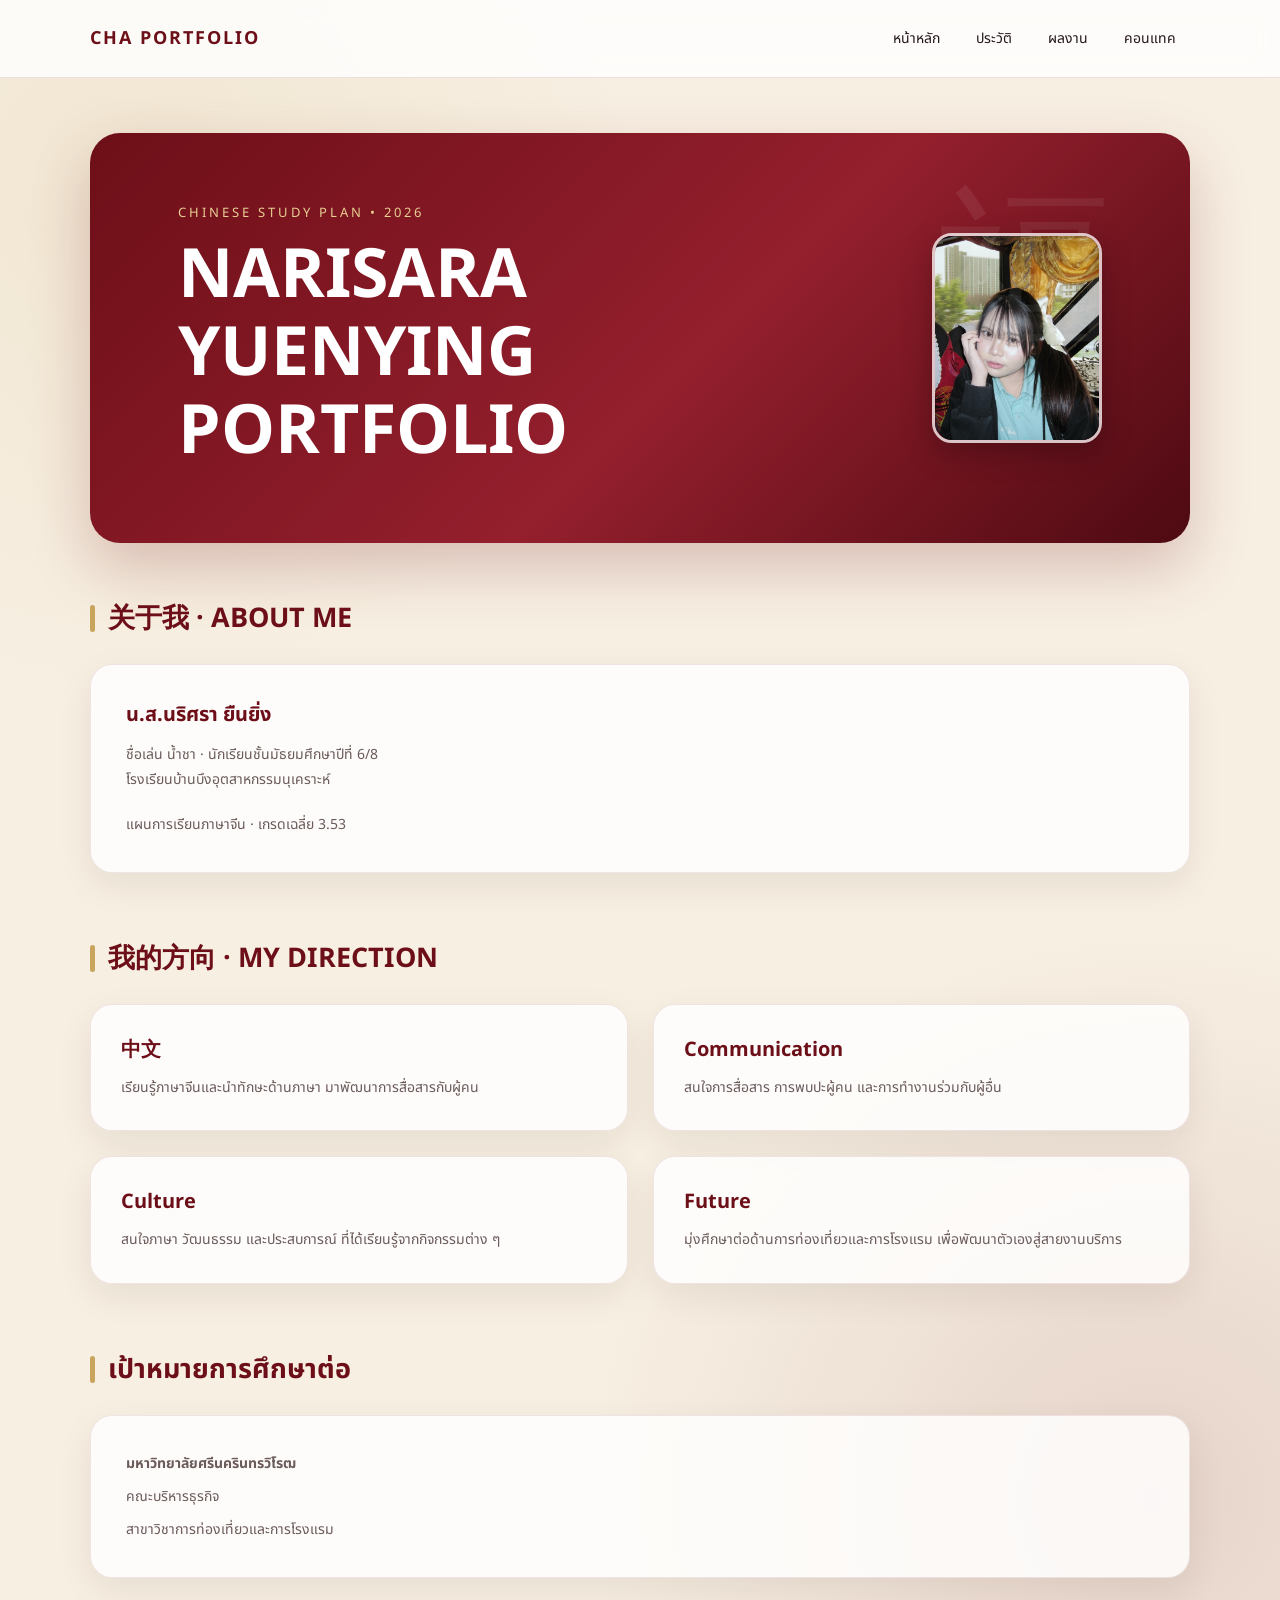
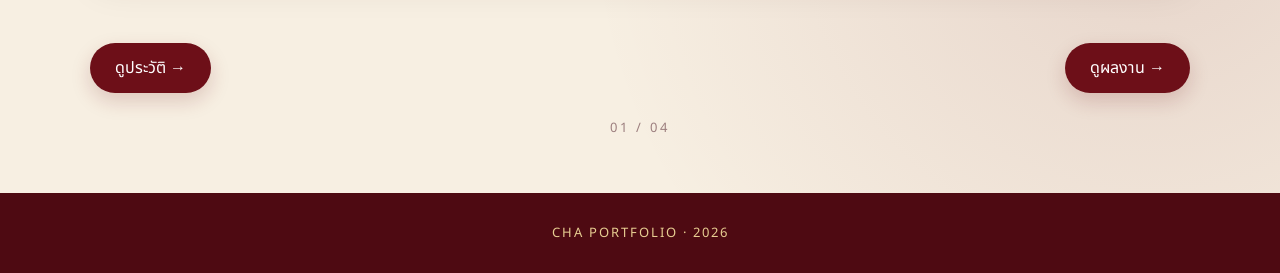
<file: index.html>
<!DOCTYPE html>
<html lang="th">
<head>
<meta charset="UTF-8">
<meta name="viewport" content="width=device-width, initial-scale=1.0">
<title>Cha Portfolio | หน้าหลัก</title>
<link rel="stylesheet" href="style.css">
</head>

<body>

<nav>
    <b>CHA PORTFOLIO</b>
    <div>
        <a href="index.html">หน้าหลัก</a>
        <a href="profile.html">ประวัติ</a>
        <a href="works.html">ผลงาน</a>
        <a href="contact.html">คอนแทค</a>
    </div>
</nav>

<main>

<section class="hero">

    <div style="
        display:flex;
        align-items:center;
        justify-content:space-between;
        gap:30px;
    ">

        <div style="flex:1;">

            <p>CHINESE STUDY PLAN • 2026</p>

            <h1>
               NARISARA YUENYING<br>
                PORTFOLIO
            </h1>

           

        </div>

        <img
            src="S__75784200.jpg"
            alt="รูปของน้ำชา"
            style="
                width:170px;
                height:210px;
                object-fit:cover;
                border-radius:20px;
                border:3px solid rgba(255,255,255,.75);
                box-shadow:0 10px 30px rgba(0,0,0,.25);
                flex-shrink:0;
            "
        >

    </div>

</section>


<section>
    <h2 class="title">关于我 · ABOUT ME</h2>

    <div class="card">
        <div style="padding:35px;">

            <h3 style="padding:0 0 12px;">
                น.ส.นริศรา ยืนยิ่ง
            </h3>

            <p style="padding:0 0 20px;">
                ชื่อเล่น น้ำชา · นักเรียนชั้นมัธยมศึกษาปีที่ 6/8
                <br>
                โรงเรียนบ้านบึงอุตสาหกรรมนุเคราะห์
            </p>

            <p style="padding:0;">
                แผนการเรียนภาษาจีน · เกรดเฉลี่ย 3.53
            </p>

        </div>
    </div>
</section>


<section>
    <h2 class="title">我的方向 · MY DIRECTION</h2>

    <div class="grid">

        <div class="card">
            <div style="padding:30px;">
                <h3 style="padding:0 0 10px;">中文</h3>
                <p style="padding:0;">
                    เรียนรู้ภาษาจีนและนำทักษะด้านภาษา
                    มาพัฒนาการสื่อสารกับผู้คน
                </p>
            </div>
        </div>

        <div class="card">
            <div style="padding:30px;">
                <h3 style="padding:0 0 10px;">Communication</h3>
                <p style="padding:0;">
                    สนใจการสื่อสาร การพบปะผู้คน
                    และการทำงานร่วมกับผู้อื่น
                </p>
            </div>
        </div>

        <div class="card">
            <div style="padding:30px;">
                <h3 style="padding:0 0 10px;">Culture</h3>
                <p style="padding:0;">
                    สนใจภาษา วัฒนธรรม และประสบการณ์
                    ที่ได้เรียนรู้จากกิจกรรมต่าง ๆ
                </p>
            </div>
        </div>

        <div class="card">
            <div style="padding:30px;">
                <h3 style="padding:0 0 10px;">Future</h3>
                <p style="padding:0;">
                    มุ่งศึกษาต่อด้านการท่องเที่ยวและการโรงแรม
                    เพื่อพัฒนาตัวเองสู่สายงานบริการ
                </p>
            </div>
        </div>

    </div>
</section>


<section>
    <h2 class="title">เป้าหมายการศึกษาต่อ</h2>

    <div class="card">
        <div style="padding:35px;">

            <p style="padding:0 0 8px;">
                <strong>มหาวิทยาลัยศรีนครินทรวิโรฒ</strong>
            </p>

            <p style="padding:0 0 8px;">
                คณะบริหารธุรกิจ
            </p>

            <p style="padding:0;">
                สาขาวิชาการท่องเที่ยวและการโรงแรม
            </p>

        </div>
    </div>
</section>


<div class="buttons">
    <a href="profile.html">ดูประวัติ →</a>
    <a href="works.html">ดูผลงาน →</a>
</div>

<p class="page">01 / 04</p>

</main>

<footer>
    CHA PORTFOLIO · 2026
</footer>

</body>
</html>
</file>
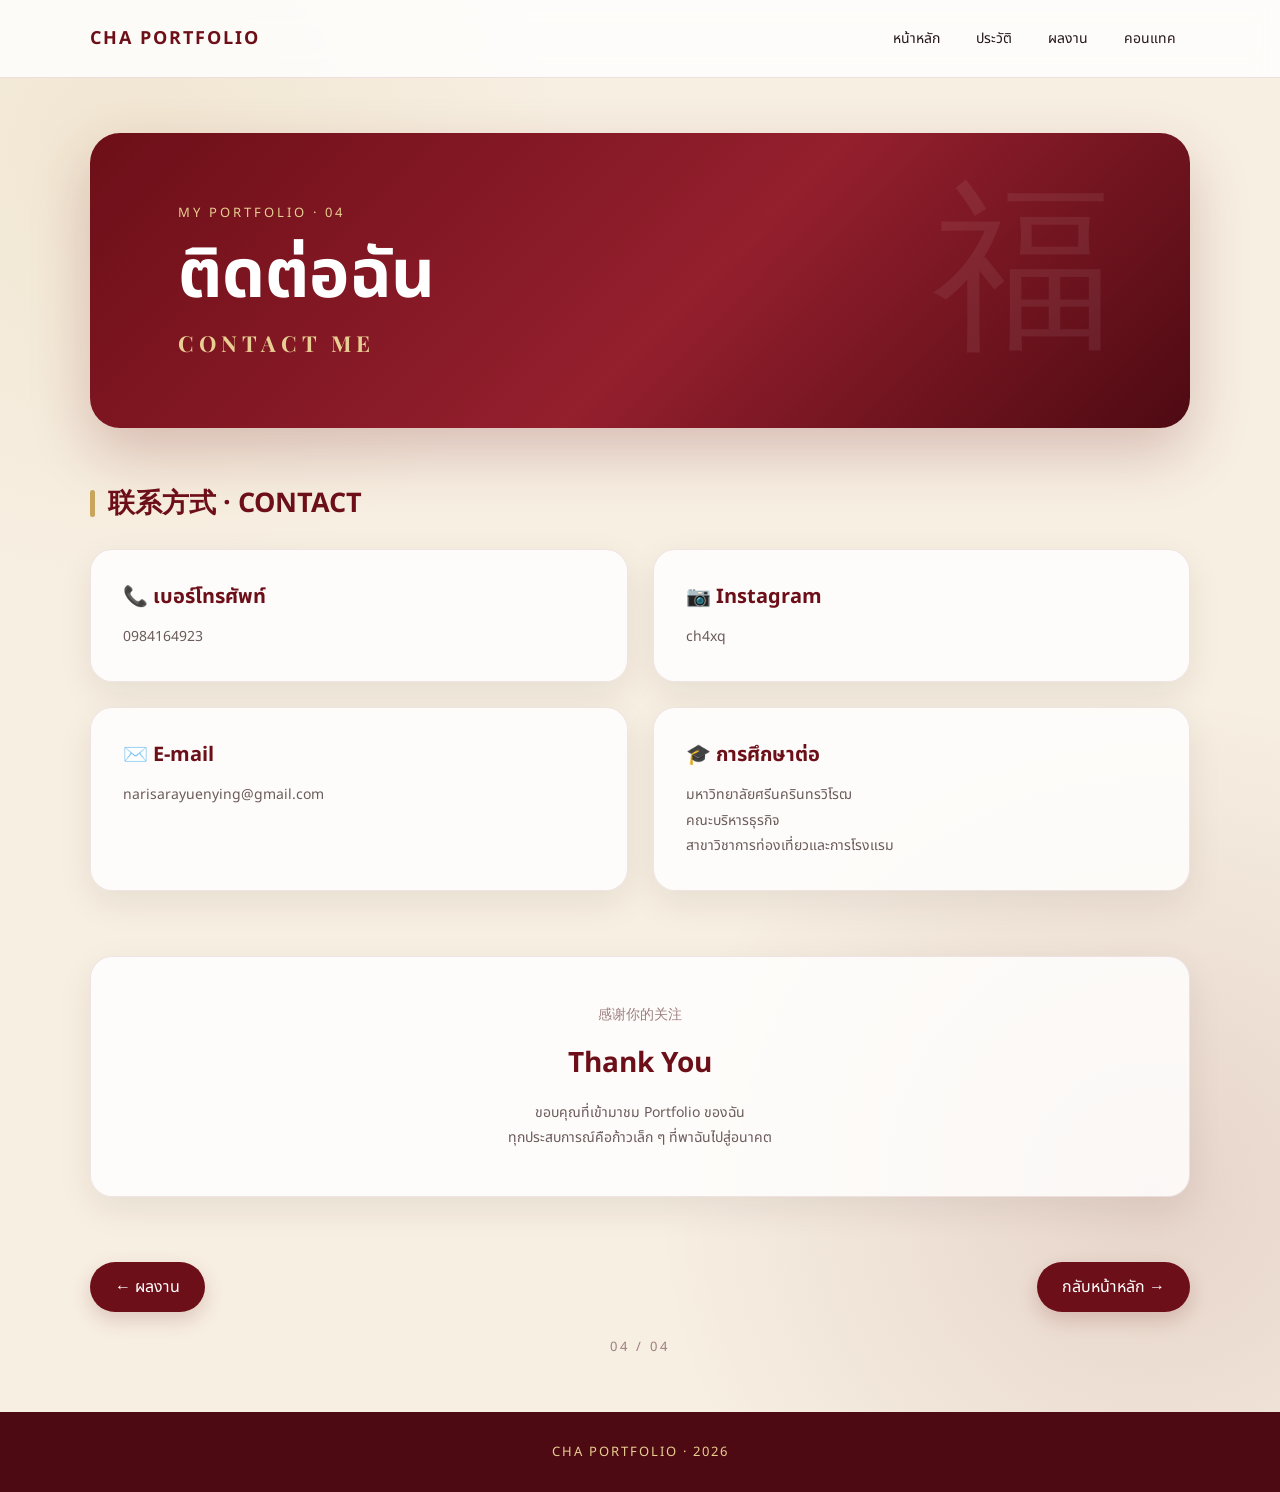
<file: contact.html>
<!DOCTYPE html>
<html lang="th">
<head>
<meta charset="UTF-8">
<meta name="viewport" content="width=device-width, initial-scale=1.0">
<title>ติดต่อ | Cha Portfolio</title>
<link rel="stylesheet" href="style.css">
</head>

<body>

<nav>
    <b>CHA PORTFOLIO</b>
    <div>
        <a href="index.html">หน้าหลัก</a>
        <a href="profile.html">ประวัติ</a>
        <a href="works.html">ผลงาน</a>
        <a href="contact.html">คอนแทค</a>
    </div>
</nav>

<main>

<section class="hero">
    <p>MY PORTFOLIO · 04</p>
    <h1>ติดต่อฉัน</h1>
    <h2>CONTACT ME</h2>
</section>

<section>
    <h2 class="title">联系方式 · CONTACT</h2>

    <div class="grid">

        <div class="card">
            <div style="padding:32px;">
                <h3 style="padding:0 0 12px;">📞 เบอร์โทรศัพท์</h3>
                <p style="padding:0;">
                    0984164923
                </p>
            </div>
        </div>

        <div class="card">
            <div style="padding:32px;">
                <h3 style="padding:0 0 12px;">📷 Instagram</h3>
                <p style="padding:0;">
                    ch4xq
                </p>
            </div>
        </div>

        <div class="card">
            <div style="padding:32px;">
                <h3 style="padding:0 0 12px;">✉️ E-mail</h3>
                <p style="padding:0;">
                    narisarayuenying@gmail.com
                </p>
            </div>
        </div>

        <div class="card">
            <div style="padding:32px;">
                <h3 style="padding:0 0 12px;">🎓 การศึกษาต่อ</h3>
                <p style="padding:0;">
                    มหาวิทยาลัยศรีนครินทรวิโรฒ
                    <br>
                    คณะบริหารธุรกิจ
                    <br>
                    สาขาวิชาการท่องเที่ยวและการโรงแรม
                </p>
            </div>
        </div>

    </div>
</section>

<section>
    <div class="card">
        <div style="padding:45px; text-align:center;">

            <p style="padding:0 0 15px; color:#9c7e7e;">
                感谢你的关注
            </p>

            <h3 style="font-size:28px; padding:0 0 15px;">
                Thank You
            </h3>

            <p style="padding:0;">
                ขอบคุณที่เข้ามาชม Portfolio ของฉัน
                <br>
                ทุกประสบการณ์คือก้าวเล็ก ๆ
                ที่พาฉันไปสู่อนาคต
            </p>

        </div>
    </div>
</section>

<div class="buttons">
    <a href="works.html">← ผลงาน</a>
    <a href="index.html">กลับหน้าหลัก →</a>
</div>

<p class="page">04 / 04</p>

</main>

<footer>
    CHA PORTFOLIO · 2026
</footer>

</body>
</html>
</file>
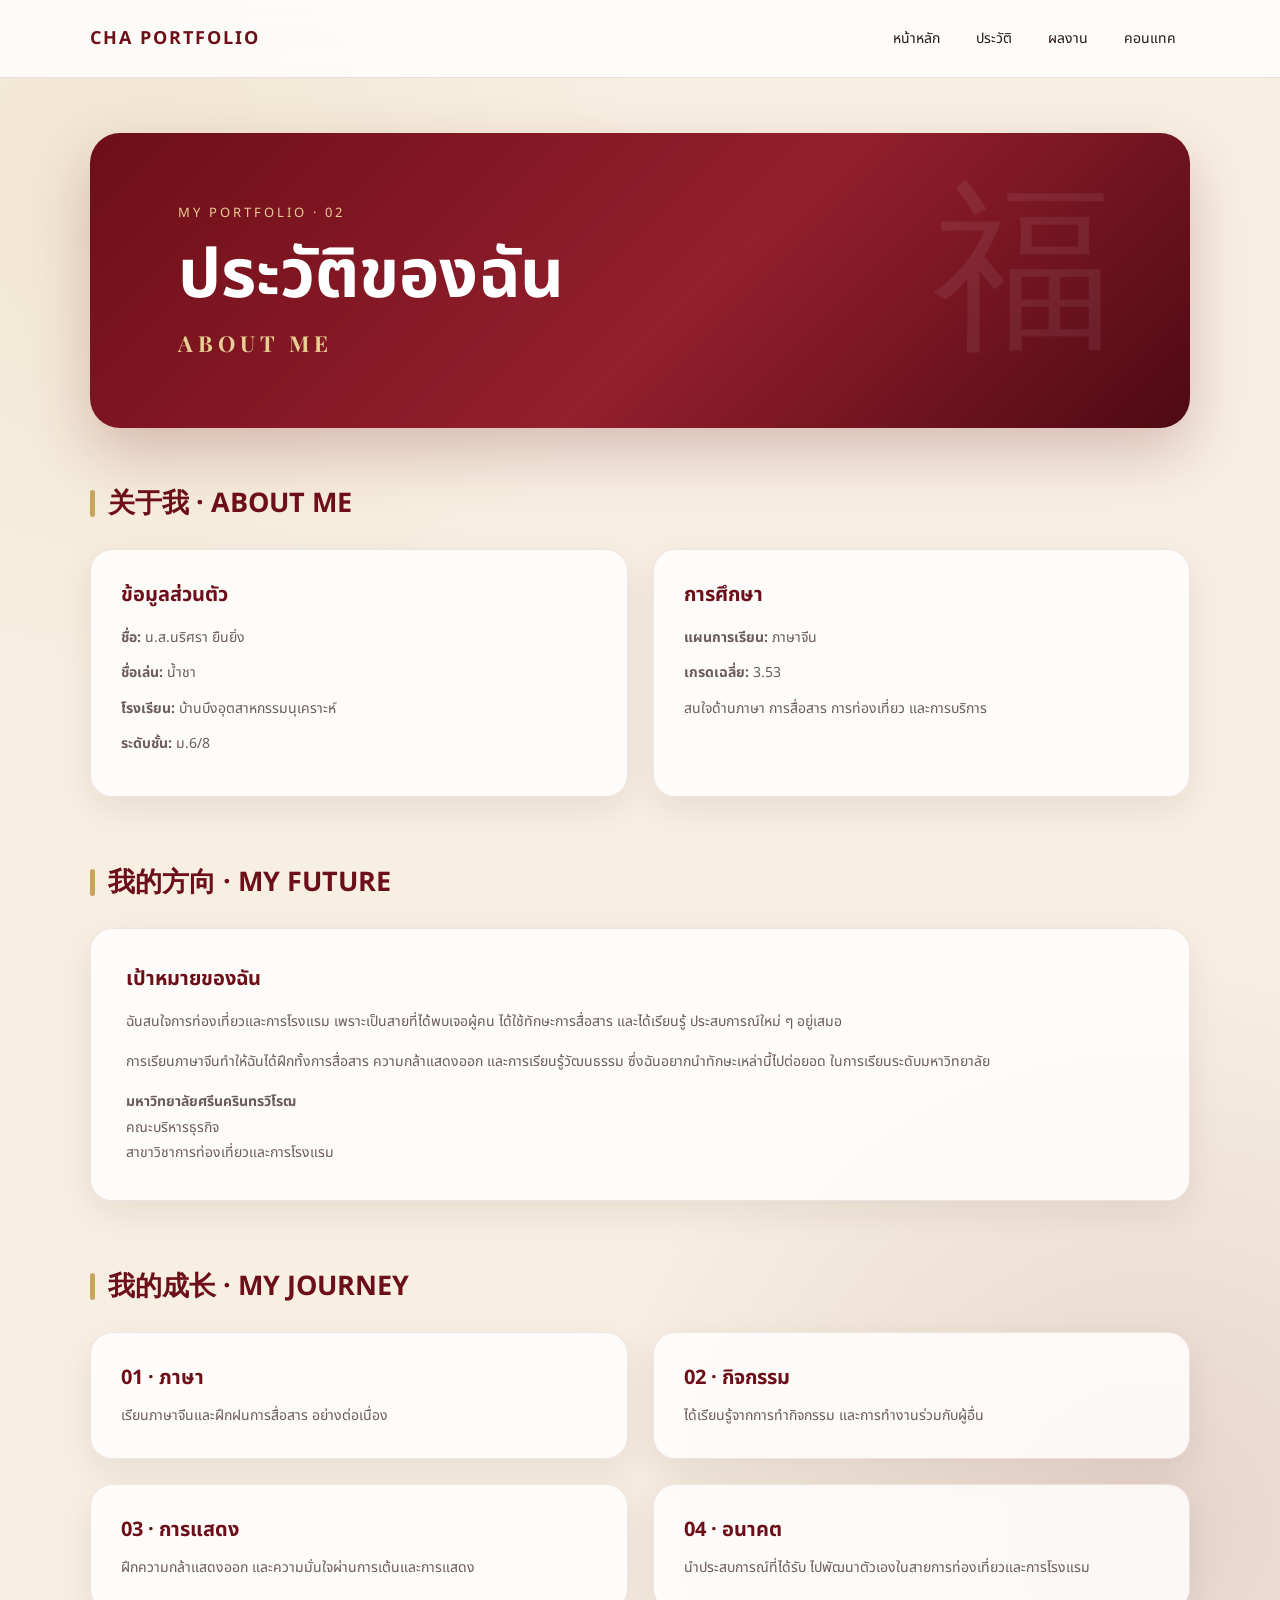
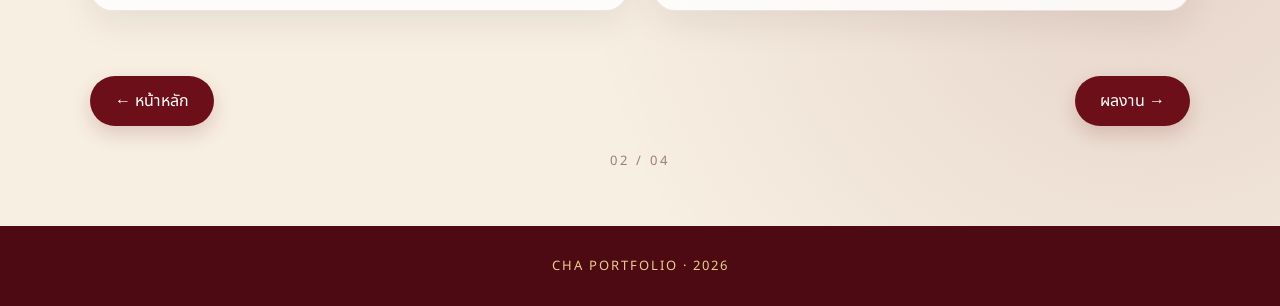
<file: profile.html>
<!DOCTYPE html>
<html lang="th">
<head>
<meta charset="UTF-8">
<meta name="viewport" content="width=device-width, initial-scale=1.0">
<title>ประวัติ | Cha Portfolio</title>
<link rel="stylesheet" href="style.css">
</head>

<body>

<nav>
    <b>CHA PORTFOLIO</b>
    <div>
        <a href="index.html">หน้าหลัก</a>
        <a href="profile.html">ประวัติ</a>
        <a href="works.html">ผลงาน</a>
        <a href="contact.html">คอนแทค</a>
    </div>
</nav>

<main>

<section class="hero">
    <p>MY PORTFOLIO · 02</p>
    <h1>ประวัติของฉัน</h1>
    <h2>ABOUT ME</h2>
</section>

<section>
    <h2 class="title">关于我 · ABOUT ME</h2>

    <div class="grid">

        <div class="card">
            <div style="padding:30px;">
                <h3 style="padding:0 0 15px;">ข้อมูลส่วนตัว</h3>

                <p style="padding:0 0 10px;">
                    <strong>ชื่อ:</strong> น.ส.นริศรา ยืนยิ่ง
                </p>

                <p style="padding:0 0 10px;">
                    <strong>ชื่อเล่น:</strong> น้ำชา
                </p>

                <p style="padding:0 0 10px;">
                    <strong>โรงเรียน:</strong>
                    บ้านบึงอุตสาหกรรมนุเคราะห์
                </p>

                <p style="padding:0 0 10px;">
                    <strong>ระดับชั้น:</strong> ม.6/8
                </p>
            </div>
        </div>

        <div class="card">
            <div style="padding:30px;">
                <h3 style="padding:0 0 15px;">การศึกษา</h3>

                <p style="padding:0 0 10px;">
                    <strong>แผนการเรียน:</strong> ภาษาจีน
                </p>

                <p style="padding:0 0 10px;">
                    <strong>เกรดเฉลี่ย:</strong> 3.53
                </p>

                <p style="padding:0;">
                    สนใจด้านภาษา การสื่อสาร การท่องเที่ยว
                    และการบริการ
                </p>
            </div>
        </div>

    </div>
</section>

<section>
    <h2 class="title">我的方向 · MY FUTURE</h2>

    <div class="card">
        <div style="padding:35px;">

            <h3 style="padding:0 0 15px;">
                เป้าหมายของฉัน
            </h3>

            <p style="padding:0 0 15px;">
                ฉันสนใจการท่องเที่ยวและการโรงแรม
                เพราะเป็นสายที่ได้พบเจอผู้คน
                ได้ใช้ทักษะการสื่อสาร และได้เรียนรู้
                ประสบการณ์ใหม่ ๆ อยู่เสมอ
            </p>

            <p style="padding:0 0 15px;">
                การเรียนภาษาจีนทำให้ฉันได้ฝึกทั้งการสื่อสาร
                ความกล้าแสดงออก และการเรียนรู้วัฒนธรรม
                ซึ่งฉันอยากนำทักษะเหล่านี้ไปต่อยอด
                ในการเรียนระดับมหาวิทยาลัย
            </p>

            <p style="padding:0;">
                <strong>มหาวิทยาลัยศรีนครินทรวิโรฒ</strong>
                <br>
                คณะบริหารธุรกิจ
                <br>
                สาขาวิชาการท่องเที่ยวและการโรงแรม
            </p>

        </div>
    </div>
</section>

<section>
    <h2 class="title">我的成长 · MY JOURNEY</h2>

    <div class="grid">

        <div class="card">
            <div style="padding:30px;">
                <h3 style="padding:0 0 10px;">01 · ภาษา</h3>
                <p style="padding:0;">
                    เรียนภาษาจีนและฝึกฝนการสื่อสาร
                    อย่างต่อเนื่อง
                </p>
            </div>
        </div>

        <div class="card">
            <div style="padding:30px;">
                <h3 style="padding:0 0 10px;">02 · กิจกรรม</h3>
                <p style="padding:0;">
                    ได้เรียนรู้จากการทำกิจกรรม
                    และการทำงานร่วมกับผู้อื่น
                </p>
            </div>
        </div>

        <div class="card">
            <div style="padding:30px;">
                <h3 style="padding:0 0 10px;">03 · การแสดง</h3>
                <p style="padding:0;">
                    ฝึกความกล้าแสดงออก
                    และความมั่นใจผ่านการเต้นและการแสดง
                </p>
            </div>
        </div>

        <div class="card">
            <div style="padding:30px;">
                <h3 style="padding:0 0 10px;">04 · อนาคต</h3>
                <p style="padding:0;">
                    นำประสบการณ์ที่ได้รับ
                    ไปพัฒนาตัวเองในสายการท่องเที่ยวและการโรงแรม
                </p>
            </div>
        </div>

    </div>
</section>

<div class="buttons">
    <a href="index.html">← หน้าหลัก</a>
    <a href="works.html">ผลงาน →</a>
</div>

<p class="page">02 / 04</p>

</main>

<footer>
    CHA PORTFOLIO · 2026
</footer>

</body>
</html>
</file>
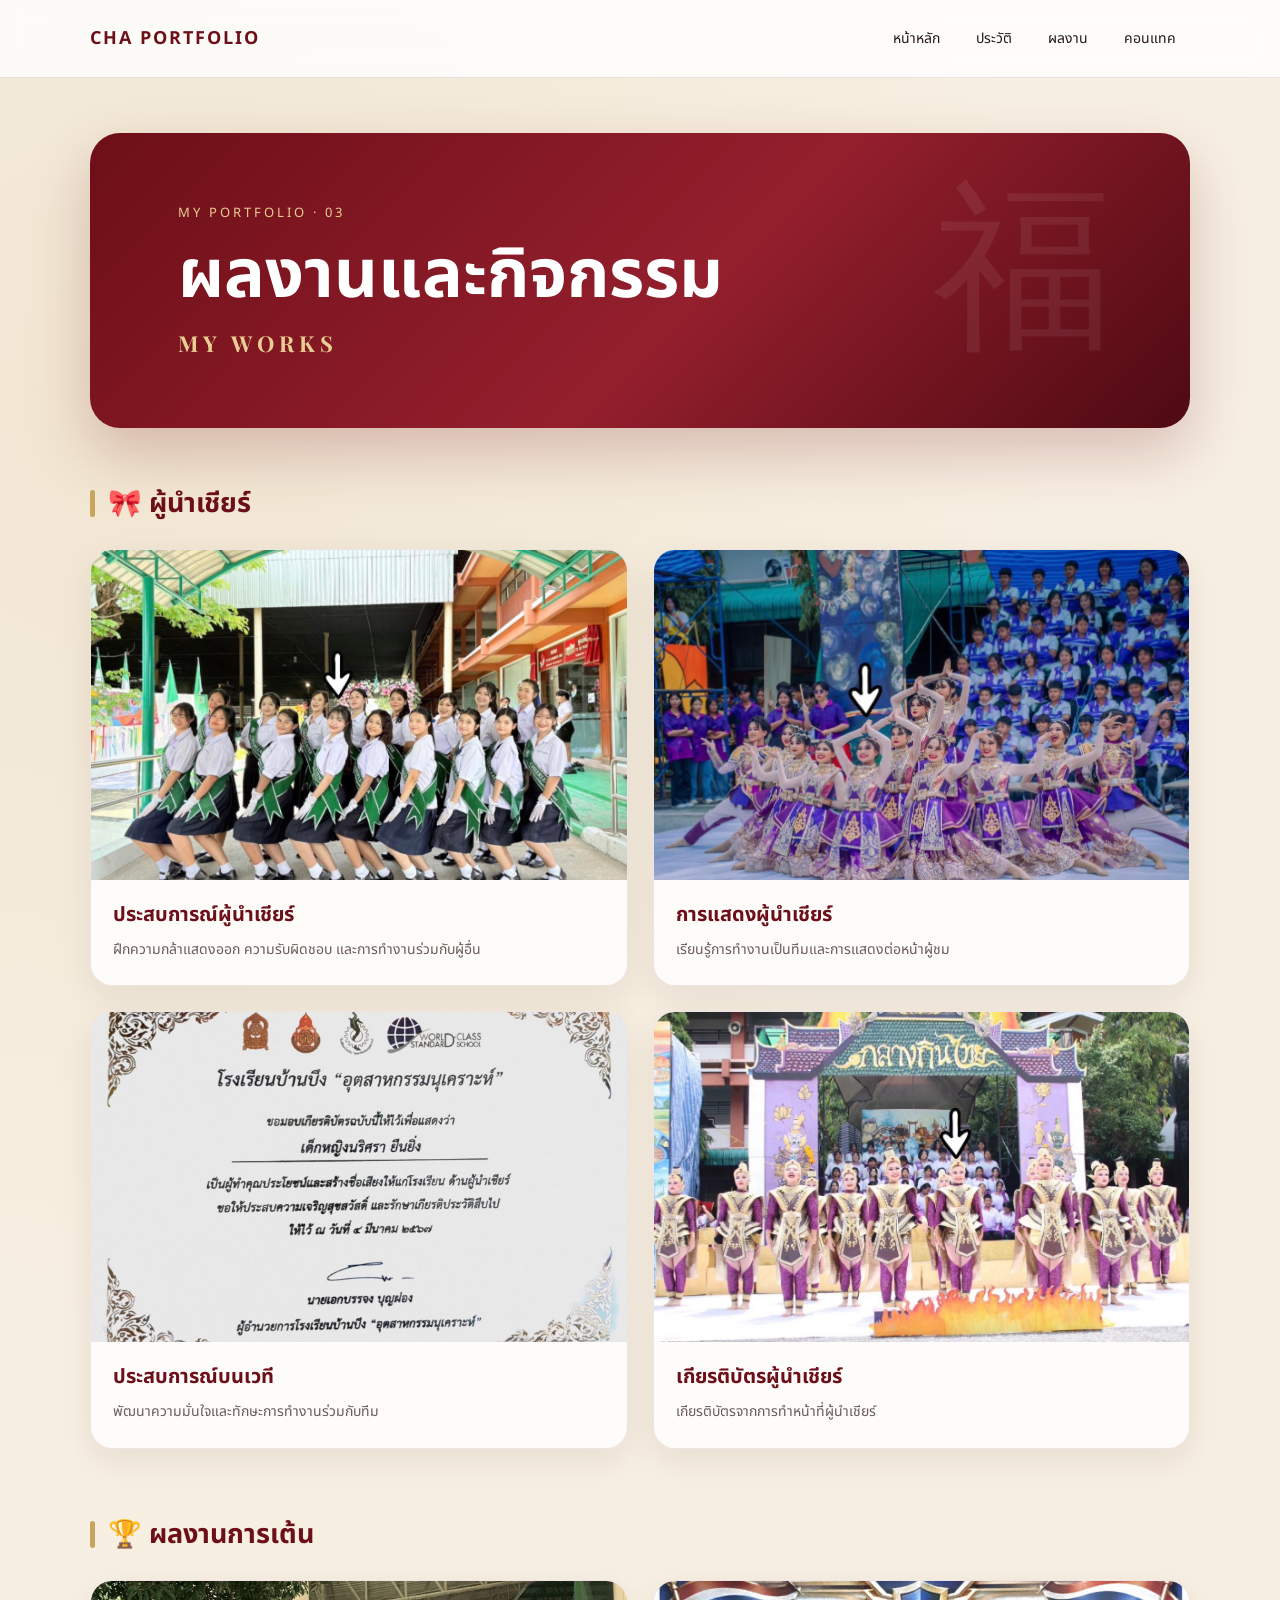
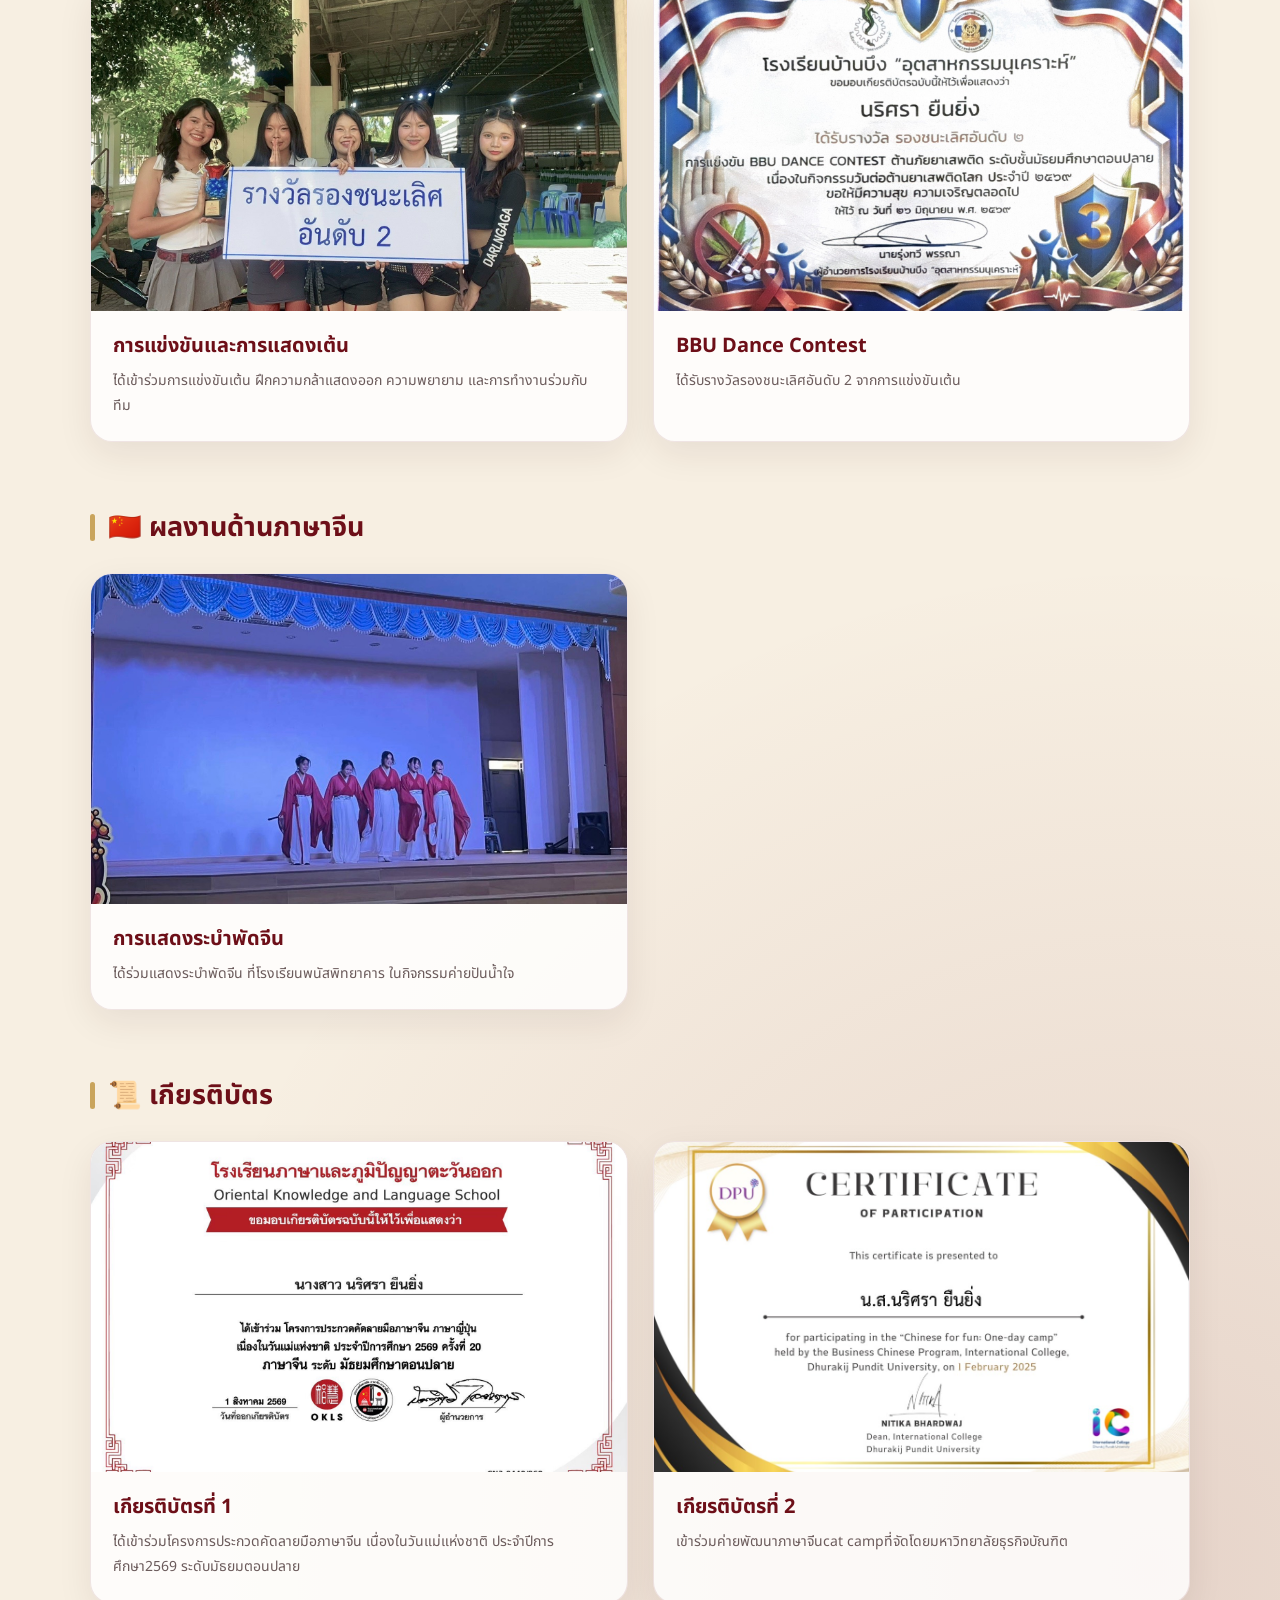
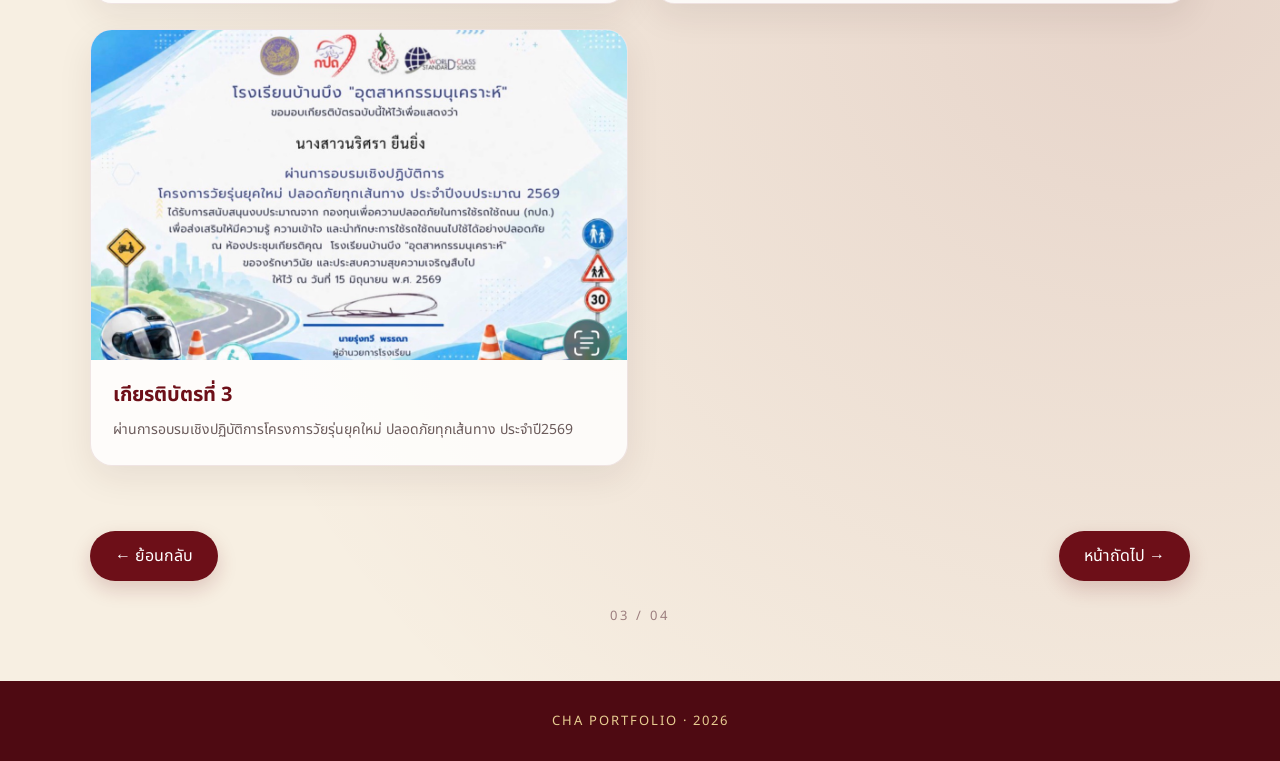
<file: works.html>
<!DOCTYPE html>
<html lang="th">
<head>
<meta charset="UTF-8">
<meta name="viewport" content="width=device-width, initial-scale=1.0">
<title>ผลงาน | Cha Portfolio</title>
<link rel="stylesheet" href="style.css">
</head>

<body>

<nav>
    <b>CHA PORTFOLIO</b>
    <div>
        <a href="index.html">หน้าหลัก</a>
        <a href="profile.html">ประวัติ</a>
        <a href="works.html">ผลงาน</a>
        <a href="contact.html">คอนแทค</a>
    </div>
</nav>

<main>

<section class="hero">
    <p>MY PORTFOLIO · 03</p>
    <h1>ผลงานและกิจกรรม</h1>
    <h2>MY WORKS</h2>
</section>


<!-- ผู้นำเชียร์ -->
<section>
<h2 class="title">🎀 ผู้นำเชียร์</h2>

<div class="grid">

<div class="card">
<img src="./cheerleader-group.jpg" alt="ประสบการณ์ผู้นำเชียร์">
<h3>ประสบการณ์ผู้นำเชียร์</h3>
<p>ฝึกความกล้าแสดงออก ความรับผิดชอบ และการทำงานร่วมกับผู้อื่น</p>
</div>

<div class="card">
<img src="./cheerleader-performance.jpg" alt="การแสดงผู้นำเชียร์">
<h3>การแสดงผู้นำเชียร์</h3>
<p>เรียนรู้การทำงานเป็นทีมและการแสดงต่อหน้าผู้ชม</p>
</div>

<div class="card">
<img src="./cheerleader-stage.jpg" alt="ประสบการณ์บนเวที">
<h3>ประสบการณ์บนเวที</h3>
<p>พัฒนาความมั่นใจและทักษะการทำงานร่วมกับทีม</p>
</div>

<div class="card">
<img src="./cheerleader-certificate.jpg" alt="เกียรติบัตรผู้นำเชียร์">
<h3>เกียรติบัตรผู้นำเชียร์</h3>
<p>เกียรติบัตรจากการทำหน้าที่ผู้นำเชียร์</p>
</div>

</div>
</section>


<!-- ผลงานการเต้น -->
<section>
<h2 class="title">🏆 ผลงานการเต้น</h2>

<div class="grid">

<div class="card">
<img src="S__75776022.jpg" alt="รูปการแข่งขันเต้น">
<h3>การแข่งขันและการแสดงเต้น</h3>
<p>
ได้เข้าร่วมการแข่งขันเต้น
ฝึกความกล้าแสดงออก ความพยายาม
และการทำงานร่วมกับทีม
</p>
</div>

<div class="card">
<img src="S__75776021.jpg" alt="เกียรติบัตรการแข่งขันเต้น">
<h3>BBU Dance Contest</h3>
<p>
ได้รับรางวัลรองชนะเลิศอันดับ 2
จากการแข่งขันเต้น
</p>
</div>

</div>
</section>


<!-- ผลงานด้านภาษาจีน -->
<section>
<h2 class="title">🇨🇳 ผลงานด้านภาษาจีน</h2>

<div class="grid">

<div class="card">
<img src="S__75956261.jpg" alt="การแสดงระบำพัดจีน">
<h3>การแสดงระบำพัดจีน</h3>
<p>
ได้ร่วมแสดงระบำพัดจีน
ที่โรงเรียนพนัสพิทยาคาร
ในกิจกรรมค่ายปันน้ำใจ
</p>
</div>

</div>
</section>


<!-- เกียรติบัตร -->
<section>
<h2 class="title">📜 เกียรติบัตร</h2>

<div class="grid">

<div class="card">
<img src="S__75776020.jpg" alt="เกียรติบัตรที่ 1">
<h3>เกียรติบัตรที่ 1</h3>
<p>ได้เข้าร่วมโครงการประกวดคัดลายมือภาษาจีน เนื่องในวันแม่แห่งชาติ ประจำปีการศึกษา2569 ระดับมัธยมตอนปลาย</p>
</div>

<div class="card">
<img src="S__75956234.jpg" alt="เกียรติบัตรที่ 2">
<h3>เกียรติบัตรที่ 2</h3>
<p>เข้าร่วมค่ายพัฒนาภาษาจีนcat campที่จัดโดยมหาวิทยาลัยธุรกิจบัณฑิต</p>
</div>

<div class="card">
<img src="S__75956260.jpg" alt="เกียรติบัตรที่ 3">
<h3>เกียรติบัตรที่ 3</h3>
<p>ผ่านการอบรมเชิงปฏิบัติการโครงการวัยรุ่นยุคใหม่ ปลอดภัยทุกเส้นทาง ประจำปี2569</p>
</div>

</div>
</section>


<div class="buttons">
<a href="profile.html">← ย้อนกลับ</a>
<a href="contact.html">หน้าถัดไป →</a>
</div>

<p class="page">03 / 04</p>

</main>

<footer>
CHA PORTFOLIO · 2026
</footer>

</body>
</html>
</file>
<file: style.css>
@import url('https://fonts.googleapis.com/css2?family=Noto+Sans+Thai:wght@300;400;500;600;700;800&family=Playfair+Display:wght@500;600;700&display=swap');

* {
    box-sizing: border-box;
    margin: 0;
    padding: 0;
}

body {
    font-family: 'Noto Sans Thai', sans-serif;
    background:
        radial-gradient(circle at 10% 10%, rgba(201,164,92,.12), transparent 25%),
        radial-gradient(circle at 90% 80%, rgba(109,15,24,.12), transparent 30%),
        #f7efe2;
    color: #241719;
    min-height: 100vh;
}

/* NAVIGATION */
nav {
    width: 100%;
    padding: 20px 7%;
    display: flex;
    justify-content: space-between;
    align-items: center;
    background: rgba(255,255,255,.82);
    backdrop-filter: blur(12px);
    border-bottom: 1px solid rgba(109,15,24,.12);
    position: sticky;
    top: 0;
    z-index: 10;
}

nav b {
    color: #6d0f18;
    letter-spacing: 2px;
    font-size: 18px;
}

nav div {
    display: flex;
    gap: 8px;
    flex-wrap: wrap;
    justify-content: flex-end;
}

nav a {
    color: #241719;
    text-decoration: none;
    padding: 8px 14px;
    border-radius: 20px;
    font-size: 14px;
    transition: .3s;
}

nav a:hover {
    background: #6d0f18;
    color: white;
}

/* MAIN */
main {
    width: min(1100px, 90%);
    margin: auto;
    padding: 55px 0;
}

/* HERO */
.hero {
    position: relative;
    padding: 70px 8%;
    margin-bottom: 55px;
    border-radius: 30px;
    overflow: hidden;
    background:
        linear-gradient(135deg, #6d0f18, #941f2d 55%, #4e0a12);
    color: white;
    box-shadow: 0 25px 60px rgba(109,15,24,.22);
}

.hero::after {
    content: "福";
    position: absolute;
    right: 7%;
    top: 5%;
    font-family: serif;
    font-size: 180px;
    color: rgba(255,255,255,.07);
}

.hero p {
    color: #e8ce92;
    letter-spacing: 3px;
    font-size: 13px;
    margin-bottom: 15px;
}

.hero h1 {
    font-size: clamp(36px, 7vw, 68px);
    line-height: 1.15;
    position: relative;
    z-index: 1;
}

.hero h2 {
    margin-top: 12px;
    font-family: 'Playfair Display', serif;
    letter-spacing: 5px;
    color: #e8ce92;
    font-size: 22px;
}

/* SECTIONS */
section {
    margin-bottom: 65px;
}

.title {
    color: #6d0f18;
    font-size: 27px;
    margin-bottom: 25px;
    position: relative;
    padding-left: 18px;
}

.title::before {
    content: "";
    position: absolute;
    left: 0;
    top: 7px;
    width: 5px;
    height: 27px;
    border-radius: 5px;
    background: #c9a45c;
}

/* GRID */
.grid {
    display: grid;
    grid-template-columns: repeat(2, 1fr);
    gap: 25px;
}

/* CARD */
.card {
    background: rgba(255,255,255,.82);
    border: 1px solid rgba(109,15,24,.10);
    border-radius: 22px;
    overflow: hidden;
    box-shadow: 0 12px 35px rgba(45,25,20,.08);
    transition: transform .3s, box-shadow .3s;
}

.card:hover {
    transform: translateY(-7px);
    box-shadow: 0 20px 45px rgba(109,15,24,.16);
}

.card img {
    width: 100%;
    height: 330px;
    object-fit: cover;
    display: block;
    background: #eee;
}

.card h3 {
    color: #6d0f18;
    font-size: 20px;
    padding: 20px 22px 7px;
}

.card p {
    padding: 0 22px 23px;
    color: #6b5b5b;
    line-height: 1.8;
    font-size: 14px;
}

/* BUTTONS */
.buttons {
    display: flex;
    justify-content: space-between;
    gap: 15px;
    margin-top: 50px;
}

.buttons a {
    text-decoration: none;
    color: white;
    background: #6d0f18;
    padding: 13px 25px;
    border-radius: 30px;
    transition: .3s;
    box-shadow: 0 8px 20px rgba(109,15,24,.18);
}

.buttons a:hover {
    background: #941f2d;
    transform: translateY(-3px);
}

/* PAGE NUMBER */
.page {
    text-align: center;
    margin-top: 25px;
    color: #9c7e7e;
    letter-spacing: 3px;
    font-size: 13px;
}

/* FOOTER */
footer {
    text-align: center;
    padding: 30px;
    background: #4e0a12;
    color: #e8ce92;
    font-size: 13px;
    letter-spacing: 2px;
}

/* MOBILE */
@media (max-width: 700px) {

    nav {
        padding: 15px 5%;
        flex-direction: column;
        gap: 12px;
    }

    nav div {
        justify-content: center;
    }

    nav a {
        font-size: 12px;
        padding: 7px 10px;
    }

    main {
        width: 92%;
        padding: 35px 0;
    }

    .hero {
        padding: 45px 25px;
        border-radius: 23px;
    }

    .hero::after {
        font-size: 110px;
    }

    .grid {
        grid-template-columns: 1fr;
    }

    .card img {
        height: 300px;
    }

    .buttons {
        flex-direction: column;
    }

    .buttons a {
        text-align: center;
    }
}
</file>
